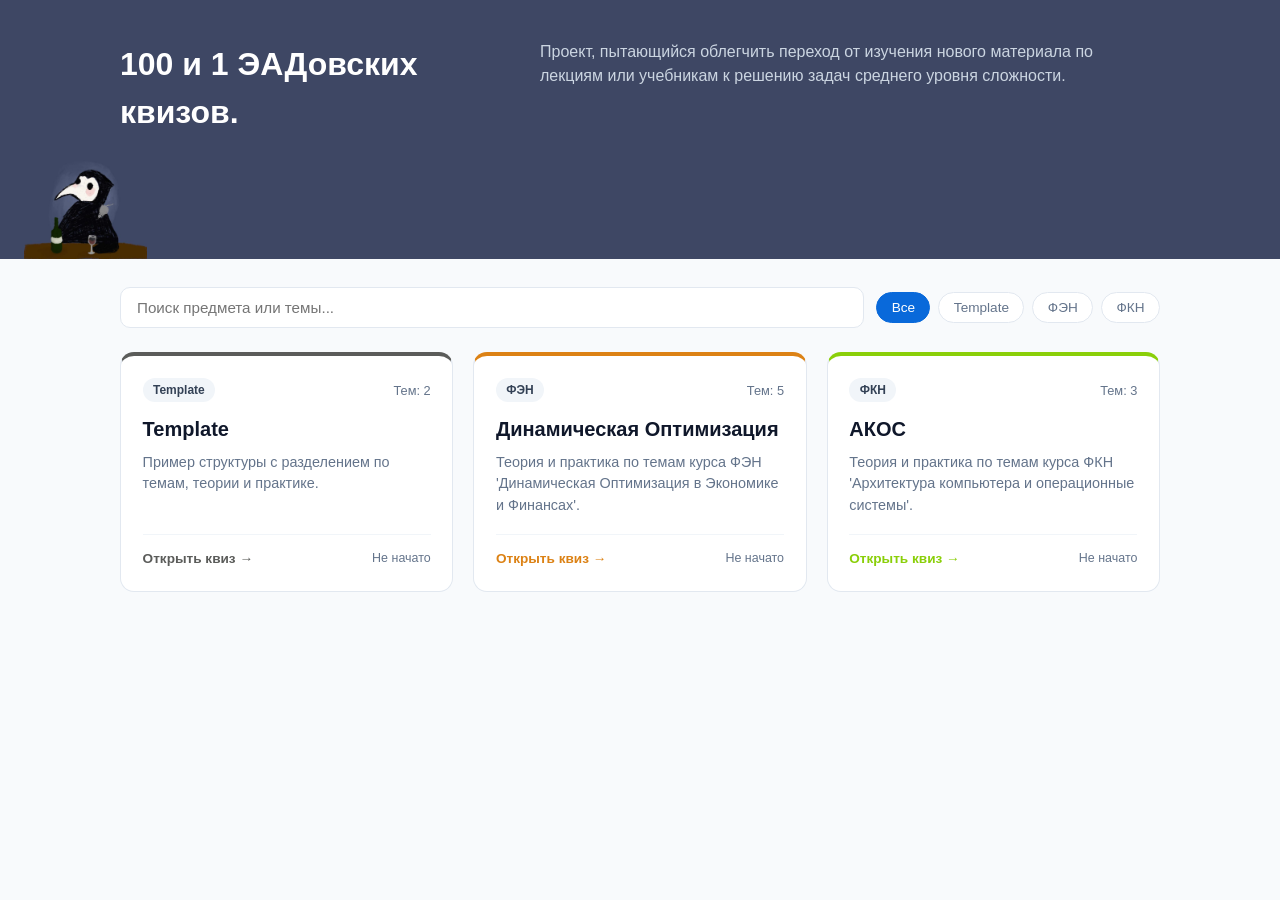
<file: index.html>
<!DOCTYPE html>
<html lang="ru">
<head>
  <meta charset="UTF-8" />
  <meta name="viewport" content="width=device-width, initial-scale=1.0" />
  <title>100 и 1 ЭАДовских квизов.</title>
  <link rel="stylesheet" href="./assets/hub.css" />
</head>
<body>
  <header class="hub-header">
    <div class="hub-container">
      <h1>100 и 1 ЭАДовских квизов.</h1>
      <p>Проект, пытающийся облегчить переход от изучения нового материала по лекциям или учебникам к решению задач среднего уровня сложности.</p>
    </div>
    <img src="./assets/header-logo.png" alt="Логотип" class="hub-header-img" width="612" height="571" />
    </div> 
  </header>

  <main class="hub-container">
    <div class="controls">
      <input
        type="search"
        id="searchInput"
        class="search-input"
        placeholder="Поиск предмета или темы..."
        autocomplete="off"
      />
      <div id="tagBar" class="tag-bar"></div>
    </div>

    <section id="subjectGrid" class="subject-grid"></section>
  </main>

  <script src="./subjects.js"></script>
  <script>
    (function () {
      const subjects = window.SUBJECTS || [];
      const grid = document.getElementById("subjectGrid");
      const searchInput = document.getElementById("searchInput");
      const tagBar = document.getElementById("tagBar");

      let activeTag = "Все";

      function getSavedProgress(subjectId) {
        try {
          const raw = localStorage.getItem("quiz_progress_" + subjectId);
          if (!raw) return null;
          const data = JSON.parse(raw);
          const answered = Object.keys(data.answers || {}).length;
          if (!answered) return null;
          const correct = Object.values(data.answers).filter((a) => a.isCorrect).length;
          return `Решено: ${answered} (верно: ${correct})`;
        } catch {
          return null;
        }
      }

      function renderTags() {
        const tags = ["Все", ...new Set(subjects.map((s) => s.tag))];
        tagBar.innerHTML = "";
        tags.forEach((tag) => {
          const btn = document.createElement("button");
          btn.className = "tag-btn" + (tag === activeTag ? " active" : "");
          btn.textContent = tag;
          btn.onclick = () => {
            activeTag = tag;
            renderTags();
            renderGrid();
          };
          tagBar.appendChild(btn);
        });
      }

      function renderGrid() {
        const q = searchInput.value.trim().toLowerCase();
        const filtered = subjects.filter((s) => {
          const matchesTag = activeTag === "Все" || s.tag === activeTag;
          const matchesText =
            s.title.toLowerCase().includes(q) ||
            s.subtitle.toLowerCase().includes(q) ||
            s.tag.toLowerCase().includes(q);
          return matchesTag && matchesText;
        });

        grid.innerHTML = "";
        if (!filtered.length) {
          grid.innerHTML = '<div class="empty-state">Ничего не найдено по вашему запросу.</div>';
          return;
        }

        filtered.forEach((s) => {
          const card = document.createElement("a");
          card.href = s.folder;
          card.className = "subject-card";
          card.style.setProperty("--card-accent", s.accent || "#2563eb");

          const progress = getSavedProgress(s.id);
          card.innerHTML = `
            <div class="card-top">
              <span class="card-tag">${s.tag}</span>
              <span class="card-topics">Тем: ${s.topicsCount}</span>
            </div>
            <h2>${s.title}</h2>
            <p>${s.subtitle}</p>
            <div class="card-footer">
              <span>Открыть квиз →</span>
              <span class="progress-pill">${progress || "Не начато"}</span>
            </div>
          `;
          grid.appendChild(card);
        });
      }

      searchInput.addEventListener("input", renderGrid);
      renderTags();
      renderGrid();
    })();
  </script>
</body>
</html>
</file>
<file: assets/hub.css>
:root {
  --bg: #f8fafc;
  --surface: #ffffff;
  --border: #e2e8f0;
  --text: #0f172a;
  --muted: #64748b;
  --primary: #0969DA;
  --radius: 14px;
}

* { box-sizing: border-box; margin: 0; padding: 0; }

body {
  font-family: -apple-system, BlinkMacSystemFont, "Segoe UI", Roboto, Inter, sans-serif;
  background: var(--bg);
  color: var(--text);
  line-height: 1.5;
  min-height: 100vh;
}

.hub-header {
  background: linear-gradient(135deg, #3e4764 0%, #3e4764 100%);
  color: #fff;
  padding: 2.5rem 1.5rem 0;
  overflow: hidden;
}

.hub-container {
  max-width: 1080px;
  margin: 0 auto;
  padding: 0 1.25rem;
}

.hub-header h1 { font-size: 2rem; font-weight: 700; margin-bottom: 0.5rem; }
.hub-header p { color: #cbd5e1; max-width: 620px; font-size: 1rem; }

.hub-header {
  /* Keep your current background & text color; set bottom padding to 0 */
  padding: 2.5rem 1.5rem 0;
  overflow: hidden;
}

.hub-header .hub-container {
  display: flex;
  align-items: stretch;      /* Both columns stretch to the bottom edge of the header */
  justify-content: space-between;
  gap: 2.5rem;
}

.hub-title-col {
  display: flex;
  flex-direction: column;
  align-items: flex-start;   /* Use "center" if you want the image centered under the title */
  flex: 0 1 420px;
}

.hub-title-col h1 {
  margin-bottom: 0.75rem;
}

.hub-header-img {
  display: block;            /* Eliminates the ~5px baseline gap browsers add under inline images */
  height: 115px;             /* Scales 612x571 proportionally; adjust height to taste */
  width: auto;
  margin-top: auto;          /* Pushes the image to the bottom edge even if the right text is taller */
}

.hub-description {
  flex: 1;
  max-width: 560px;
  padding-top: 0.4rem;
  padding-bottom: 2.5rem;    /* Preserves breathing room below the description text */
}

@media (max-width: 700px) {
  .hub-header .hub-container {
    flex-direction: column;
    gap: 1rem;
  }

  .hub-title-col {
    flex: auto;
  }

  .hub-description {
    padding-top: 0;
  }
}

.controls {
  display: flex;
  flex-wrap: wrap;
  gap: 0.75rem;
  align-items: center;
  margin: 1.75rem 0 1.5rem;
}

.search-input {
  flex: 1 1 260px;
  padding: 0.7rem 1rem;
  border: 1px solid var(--border);
  border-radius: 10px;
  font-size: 0.95rem;
  background: var(--surface);
  outline: none;
}
.search-input:focus { border-color: var(--primary); box-shadow: 0 0 0 3px rgba(37, 99, 235, 0.12); }

.tag-bar { display: flex; flex-wrap: wrap; gap: 0.5rem; }

.tag-btn {
  padding: 0.45rem 0.9rem;
  border: 1px solid var(--border);
  background: var(--surface);
  border-radius: 999px;
  font-size: 0.85rem;
  cursor: pointer;
  color: var(--muted);
  transition: all 0.15s;
}
.tag-btn.active, .tag-btn:hover {
  background: var(--primary);
  color: #fff;
  border-color: var(--primary);
}

.subject-grid {
  display: grid;
  grid-template-columns: repeat(auto-fill, minmax(300px, 1fr));
  gap: 1.25rem;
  padding-bottom: 3rem;
}

.subject-card {
  display: flex;
  flex-direction: column;
  text-decoration: none;
  color: inherit;
  background: var(--surface);
  border: 1px solid var(--border);
  border-top: 4px solid var(--card-accent, var(--primary));
  border-radius: var(--radius);
  padding: 1.35rem;
  transition: transform 0.15s ease, box-shadow 0.15s ease;
}

.subject-card:hover {
  transform: translateY(-3px);
  box-shadow: 0 12px 24px -8px rgba(15, 23, 42, 0.12);
}

.card-top {
  display: flex;
  justify-content: space-between;
  align-items: center;
  margin-bottom: 0.75rem;
}

.card-tag {
  font-size: 0.75rem;
  font-weight: 600;
  padding: 0.2rem 0.65rem;
  border-radius: 999px;
  background: #f1f5f9;
  color: #334155;
}

.card-topics { font-size: 0.8rem; color: var(--muted); }

.subject-card h2 { font-size: 1.25rem; margin-bottom: 0.45rem; }
.subject-card p { font-size: 0.9rem; color: var(--muted); flex-grow: 1; margin-bottom: 1.1rem; }

.card-footer {
  display: flex;
  justify-content: space-between;
  align-items: center;
  padding-top: 0.85rem;
  border-top: 1px solid #f1f5f9;
  font-size: 0.85rem;
  font-weight: 600;
  color: var(--card-accent, var(--primary));
}

.progress-pill {
  font-size: 0.78rem;
  font-weight: 500;
  color: var(--muted);
}

.empty-state {
  grid-column: 1 / -1;
  text-align: center;
  padding: 3rem 1rem;
  color: var(--muted);
}
</file>
